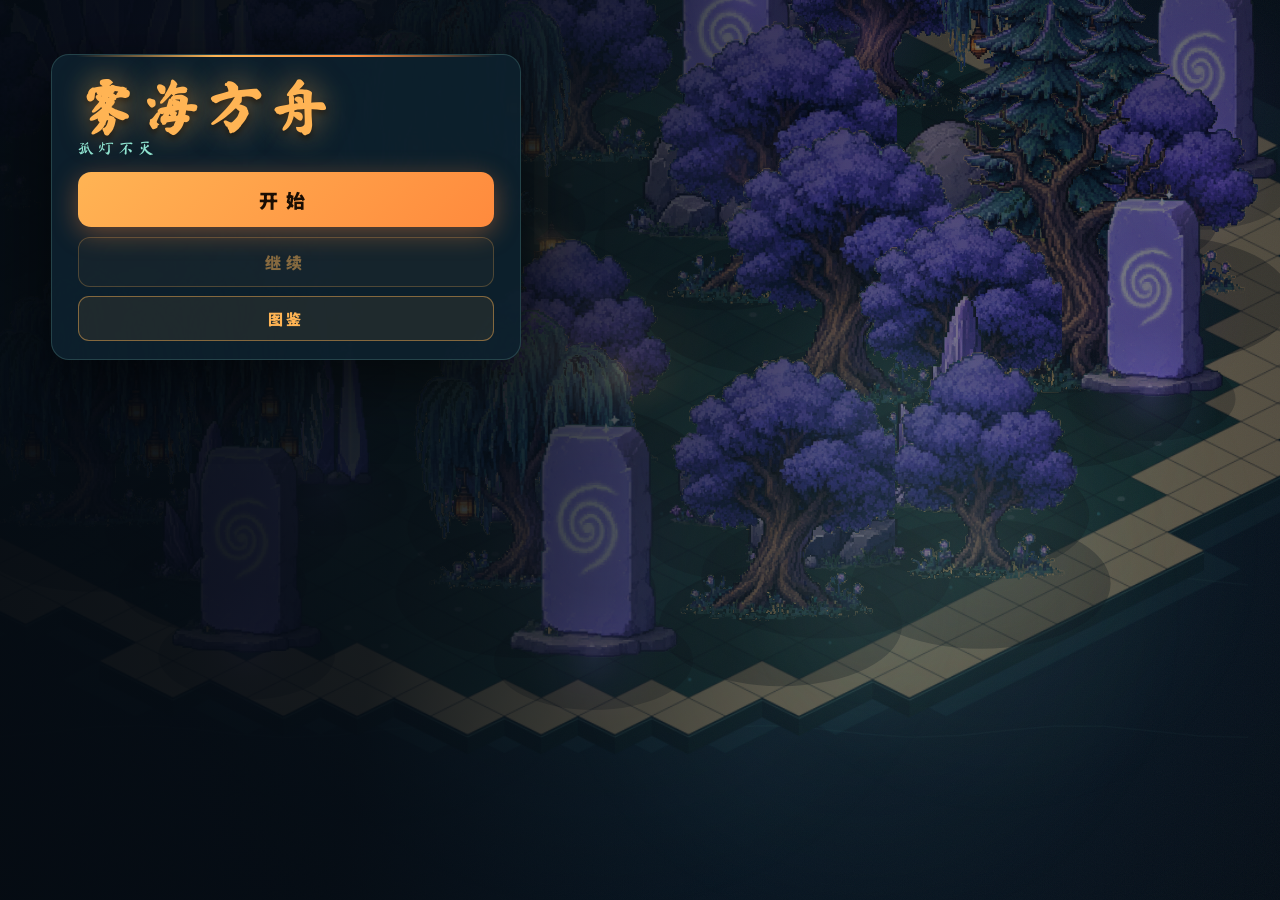
<file: fogsea-ark-0.1.1/index.html>
<!DOCTYPE html>
<html lang="zh-CN">
<head>
<meta charset="UTF-8">
<meta name="viewport" content="width=device-width, initial-scale=1.0, maximum-scale=1.0, user-scalable=no">
<title>雾海方舟</title>
<link rel="preconnect" href="https://fonts.googleapis.com">
<link href="https://fonts.googleapis.com/css2?family=Ma+Shan+Zheng&family=Noto+Sans+SC:wght@400;500;700;900&display=swap" rel="stylesheet">
  <link rel="stylesheet" href="css/style.css">
</head>
<body>
<canvas id="cv"></canvas>
<div id="grain"></div><div id="hurtFx"></div><div id="coreFx"></div>

<div id="hud" class="hidden">
  <div id="topLeft" class="panel">
    <span id="logoMini">雾海方舟</span>
    <span id="phaseChip"><svg viewBox="0 0 24 24" fill="none" stroke="currentColor" stroke-width="2"><circle cx="12" cy="12" r="4"/><path d="M12 2v3M12 19v3M2 12h3M19 12h3M4.9 4.9l2.1 2.1M17 17l2.1 2.1M19.1 4.9L17 7M7 17l-2.1 2.1"/></svg><em id="phaseName" style="font-style:normal">白昼</em></span>
    <span id="dayLabel">第 1 日</span>
    <span id="nightLabel">夜 0/–</span>
    <span id="phaseBarWrap"><span id="phaseBar"></span></span>
  </div>
  <div id="topRight">
    <button class="iconBtn" id="btnNight" aria-label="提前入夜" title="提前入夜 (N)"><svg viewBox="0 0 24 24" fill="none" stroke="currentColor" stroke-width="2"><path d="M20 14A8.5 8.5 0 019.5 3.5 8.5 8.5 0 1020 14z"/></svg></button>
    <button class="iconBtn" id="btnSpeed" aria-label="速度">1×</button>
    <button class="iconBtn" id="btnMute" aria-label="音效"></button>
    <button class="iconBtn" id="btnPause" aria-label="暂停"><svg viewBox="0 0 24 24" fill="currentColor"><rect x="6" y="4" width="4" height="16" rx="1"/><rect x="14" y="4" width="4" height="16" rx="1"/></svg></button>
  </div>
  <div id="banner"><h2></h2><p></p></div>
  <div id="toasts"></div>

  <div id="playerPanel" class="panel">
    <div id="ppTop">
      <div id="lvlBadge"><b id="lvlNum">1</b><i>等级</i></div>
      <div style="min-width:0">
        <div id="ppName">守灯人</div>
        <div id="ppStacks"></div>
      </div>
    </div>
    <div class="bar" id="hpBar"><span></span><label><em style="font-style:normal">生命</em><em style="font-style:normal" id="hpTxt">100/100</em></label></div>
    <div class="bar" id="enBar"><span></span><label><em style="font-style:normal" id="enLabel">雾能</em><em style="font-style:normal" id="enTxt">100</em></label></div>
    <div class="bar" id="shieldBar" style="display:none"><span></span><label><em style="font-style:normal">护盾</em><em style="font-style:normal" id="shieldTxt">0</em></label></div>
    <div class="bar" id="xpBar"><span></span></div>
    <div id="cdRow">
      <div class="cdPip" id="dashPip"><span class="fill"></span><svg viewBox="0 0 24 24" fill="none" stroke="currentColor" stroke-width="2"><path d="M13 3L4 14h6l-1 7 9-11h-6l1-7z"/></svg><em>冲刺 <span class="kb kb-hint">空格</span></em></div>
      <div class="cdPip" id="novaPip"><span class="fill"></span><svg viewBox="0 0 24 24" fill="none" stroke="currentColor" stroke-width="2"><circle cx="12" cy="12" r="3"/><circle cx="12" cy="12" r="8" opacity=".5"/></svg><em>雾爆 <span class="kb kb-hint">Q</span></em></div>
    </div>
  </div>

  <div id="handArea">
    <div id="handMeta">
      <div id="resRow"></div>
      <span class="pileChip draw"><svg viewBox="0 0 24 24" fill="none" stroke="currentColor" stroke-width="2"><rect x="4" y="3" width="12" height="16" rx="2"/><path d="M8 7h12v14H8"/></svg>牌库 <b id="drawN">0</b></span>
      <span class="pileChip disc"><svg viewBox="0 0 24 24" fill="none" stroke="currentColor" stroke-width="2"><path d="M4 7h16M9 7V4h6v3M6 7l1 13h10l1-13"/></svg>弃牌 <b id="discN">0</b></span>
      <span class="pileChip limit">手牌 <b id="handN">0/5</b></span>
      <span class="pileChip rec">回收 <b id="recN">0%</b></span>
      <button id="repairBtn"><svg width="13" height="13" viewBox="0 0 24 24" fill="none" stroke="currentColor" stroke-width="2"><path d="M14.7 6.3a4 4 0 00-5.4 5.4L3 18l3 3 6.3-6.3a4 4 0 005.4-5.4l-2.7 2.7-3-3 2.7-2.7z"/></svg>修复 <span class="kb kb-hint">F</span></button>
    </div>
    <div id="handRow"></div>
  </div>

  <div id="rightBottom">
    <div id="coreWrap" class="panel">
      <div class="cwTop"><span>⬢ 方舟核心</span><span id="coreTxt">600/600</span></div>
      <div class="bar" id="coreBar"><span></span></div>
    </div>
    <div id="mmWrap" class="panel"><canvas id="mm" width="132" height="132"></canvas></div>
  </div>
</div>

<div id="dragCard"></div>

<div id="touchUI">
  <div id="stick"><div id="knob"></div></div>
  <button class="tBtn" id="btnDash"><svg viewBox="0 0 24 24" fill="none" stroke="currentColor" stroke-width="2"><path d="M13 3L4 14h6l-1 7 9-11h-6l1-7z"/></svg>冲刺</button>
  <button class="tBtn" id="btnNova"><svg viewBox="0 0 24 24" fill="none" stroke="currentColor" stroke-width="2"><circle cx="12" cy="12" r="3"/><circle cx="12" cy="12" r="8" opacity=".5"/></svg>雾爆</button>
</div>

<div class="overlay show" id="menu">
  <div class="scrim"></div>
  <div id="menuPanel" data-view="title">
    <section class="menuView" data-view="title">
      <div class="menuHead">
        <h1 id="gameTitle">雾海方舟</h1>
        <div id="gameSub">孤灯不灭</div>
      </div>
      <div class="menuFoot">
        <button id="startBtn">开始</button>
        <button id="btnContinue">继续</button>
        <button class="mBtn book" id="btnCodexMenu">图鉴</button>
      </div>
    </section>
    <section class="menuView" data-view="prep">
      <div class="prepHead"><h2>出航准备</h2></div>
      <div class="menuScroll">
        <div class="secT">雾潮强度</div>
        <div id="diffRow"></div>
        <p class="prepNote">第 2 日黎明可转职「法师」：生命上限降低，以法力施法，手牌上限提高。</p>
        <div class="secT">文明传承</div>
        <div id="emberRow">
          <span id="emberCount"><svg viewBox="0 0 24 24" fill="currentColor"><path d="M12 2c1 4-4 6-4 11a4 4 0 008 0c0-2-1-3-1-5 2 1 4 3 4 6a7 7 0 01-14 0C5 8 11 6 12 2z"/></svg><span id="emberNum">0</span> 火种</span>
          <span id="bestChip"></span>
        </div>
        <div id="blessList"></div>
        <div class="secT">操作</div>
        <div id="ctrlGrid">
          <div><span class="kb">WASD</span>移动</div>
          <div><span class="kb">自动</span>挥刃 / 采集</div>
          <div><span class="kb">点选 / 拖拽</span>卡牌落地</div>
          <div><span class="kb">空格</span>冲刺<span class="kb">N</span>入夜</div>
          <div><span class="kb">Q</span>雾爆<span class="kb">F</span>修复</div>
          <div><span class="kb">K</span>随时存档<span class="kb">S</span>暂停存档</div>
        </div>
      </div>
      <div class="prepFoot">
        <button id="launchBtn">启航</button>
        <button class="mBtn" id="btnPrepBack">返回</button>
      </div>
    </section>
    <section class="menuView" data-view="load">
      <div class="prepHead"><h2>存档</h2></div>
      <div class="menuScroll"><div id="menuSlotList"></div></div>
      <div class="prepFoot"><button class="mBtn" id="btnLoadBack">返回</button></div>
    </section>
  </div>
</div>

<div class="overlay" id="dawnOv" role="dialog" aria-modal="true">
  <div class="scrim"></div>
  <div class="dawnBox">
    <div class="dawnStep" id="dawnStep">1 / 2</div>
    <div class="dawnTitle" id="dawnTitle">黎明</div>
    <div class="dawnSub" id="dawnSub"></div>
    <div class="pickRow" id="dawnRow"></div>
    <button class="skipBtn" id="dawnSkip">跳过</button>
  </div>
</div>

<div class="overlay" id="removeOv" role="dialog" aria-modal="true">
  <div class="scrim"></div>
  <div id="removeBox">
    <div class="rmHead">
      <h2 id="rmTitle">拆解</h2>
      <p id="rmSub"></p>
    </div>
    <div id="rmList"></div>
    <div class="rmFoot"><button class="skipBtn" id="rmCancel" style="margin:0">取消</button></div>
  </div>
</div>

<div class="overlay" id="swapOv" role="dialog" aria-modal="true">
  <div class="scrim"></div>
  <div id="removeBox">
    <div class="rmHead">
      <h2 id="swapTitle">手牌已满</h2>
      <p id="swapSub"></p>
    </div>
    <div id="swapList"></div>
    <div class="rmFoot"><button class="skipBtn" id="swapSkip" style="margin:0">跳过</button></div>
  </div>
</div>

<div class="overlay" id="pauseOv" role="dialog" aria-modal="true">
  <div class="scrim"></div>
  <div class="modalBox">
    <h2>雾海静止</h2>
    <div class="msub"></div>
    <button class="mBtn primary" id="btnResume">继续</button>
    <button class="mBtn book" id="btnSave">存档</button>
    <button class="mBtn book" id="btnCodexPause">图鉴</button>
    <button class="mBtn" id="btnRestart">重新开始</button>
    <button class="mBtn" id="btnToTitle">返回标题</button>
  </div>
</div>

<div class="overlay" id="endOv" role="dialog" aria-modal="true">
  <div class="scrim"></div>
  <div class="modalBox">
    <h2 id="endTitle"></h2>
    <div class="msub" id="endSub"></div>
    <div id="statsGrid"></div>
    <div id="emberGainRow">
      <svg viewBox="0 0 24 24" fill="#ff8a3d"><path d="M12 2c1 4-4 6-4 11a4 4 0 008 0c0-2-1-3-1-5 2 1 4 3 4 6a7 7 0 01-14 0C5 8 11 6 12 2z"/></svg>
      <span>火种</span><span id="emberGain">+0</span><span id="emberTotal"></span>
    </div>
    <button class="mBtn primary" id="btnAgain">再次远航</button>
    <button class="mBtn book" id="btnEndless">继续守护</button>
    <button class="mBtn" id="btnTitle2">返回标题</button>
  </div>
</div>

<div class="overlay" id="slotOv" role="dialog" aria-modal="true" aria-label="存档位">
  <div class="scrim"></div>
  <div class="modalBox slotBox">
    <h2 id="slotTitle">存档位</h2>
    <div id="slotList"></div>
    <button class="mBtn" id="slotDelete">删除存档</button>
    <button class="mBtn" id="slotBack">返回</button>
  </div>
</div>

<div class="overlay" id="codexOv" role="dialog" aria-modal="true" aria-label="雾海图鉴">
  <div class="scrim"></div>
  <div id="codexPanel">
    <div class="cxHead">
      <h2>雾海图鉴</h2>
      <div class="cxHeadMeta"><span id="cxCount">— 条</span><span class="cxProg"><i id="cxProgFill"></i></span></div>
      <button id="cxClose" aria-label="关闭"><svg viewBox="0 0 24 24" fill="none" stroke="currentColor" stroke-width="2.2" stroke-linecap="round"><path d="M6 6l12 12M18 6L6 18"/></svg></button>
    </div>
    <div class="cxTools">
      <label class="cxSearchWrap">
        <svg viewBox="0 0 24 24" fill="none" stroke="currentColor" stroke-width="2"><circle cx="11" cy="11" r="7"/><path d="M20 20l-4-4"/></svg>
        <input id="cxSearch" type="search" placeholder="搜索名称 / 效果…" autocomplete="off">
      </label>
      <div id="cxCats"></div>
    </div>
    <div class="cxBody">
      <div id="cxList"></div>
      <div id="cxDetail">
        <div class="cxDTop">
          <div class="cxVis"><canvas id="cxPreview"></canvas><div id="cxIcon"></div></div>
          <div class="cxDHead"><div id="cxName">—</div><div id="cxTags"></div><p id="cxDesc"></p></div>
        </div>
        <div id="cxStats"></div>
        <div class="cxRelT">相关条目</div>
        <div id="cxRel"></div>
      </div>
    </div>
    <div class="cxFoot"><span id="cxFootL">雾海方舟 · 记录册</span><span class="kb-hint">↑ ↓ 切换 · Esc 关闭</span></div>
  </div>
</div>

<script src="js/00-core.js"></script>
<script src="js/01-audio.js"></script>
<script src="js/02-world.js"></script>
<script src="js/03-data.js"></script>
<script src="js/04-state.js"></script>
<script src="js/05-input.js"></script>
<script src="js/06-hand.js"></script>
<script src="js/07-combat.js"></script>
<script src="js/07b-spells.js"></script>
<script src="js/08-progress.js"></script>
<script src="js/09-render.js"></script>
<script src="js/10-ui.js"></script>
<script src="js/11-main.js"></script>
</body>
</html>
</file>
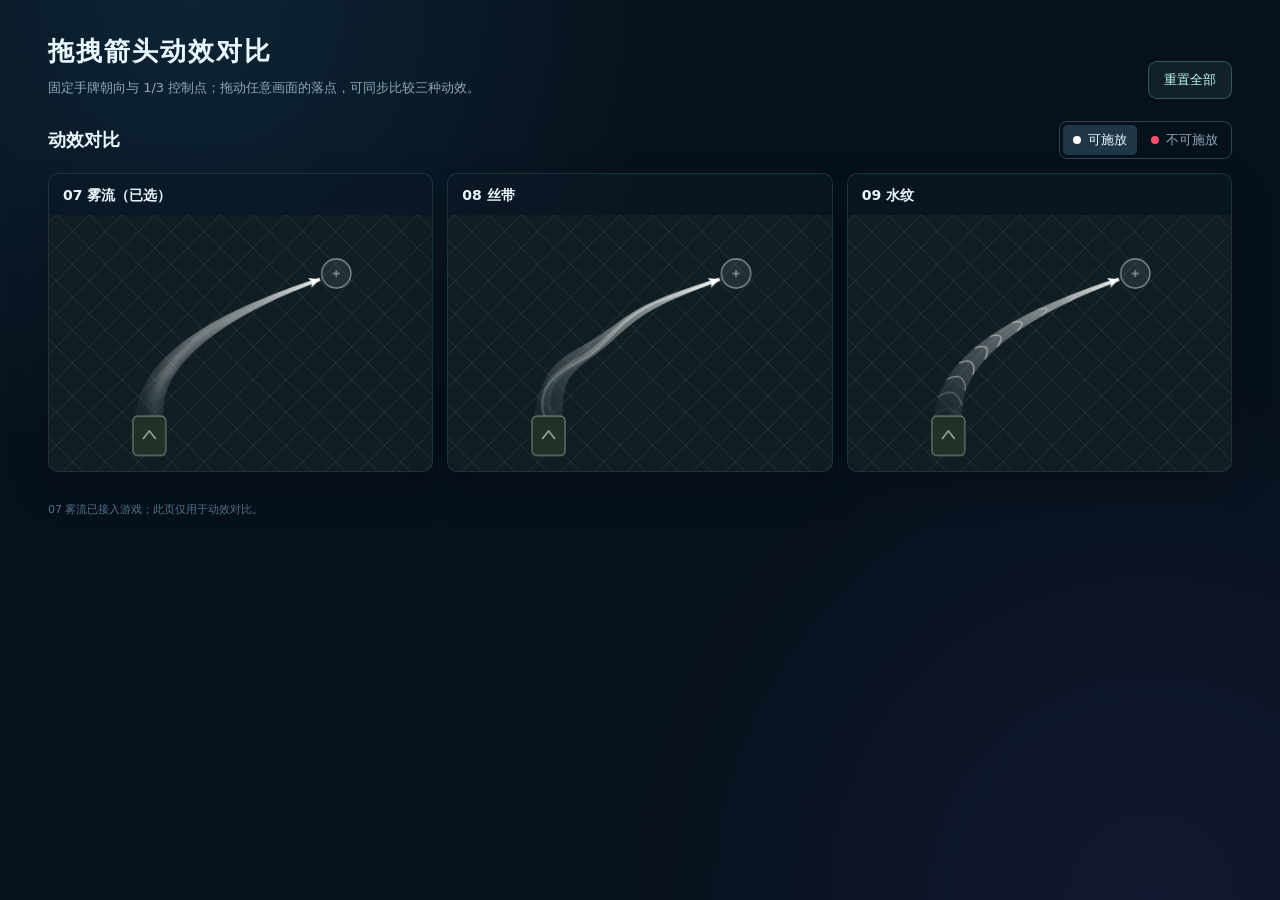
<file: fogsea-ark-0.1.1/drag-arrow-test.html>
<!DOCTYPE html>
<html lang="zh-CN">
<head>
<meta charset="UTF-8">
<meta name="viewport" content="width=device-width,initial-scale=1">
<title>拖拽箭头动效对比</title>
<style>
  *{box-sizing:border-box}
  body{margin:0;min-height:100vh;background:#07111c;color:#eaf7ff;font-family:Inter,"Noto Sans SC",system-ui,sans-serif;
    background-image:radial-gradient(circle at 15% 0%,rgba(46,134,181,.16),transparent 34%),radial-gradient(circle at 90% 100%,rgba(92,76,190,.13),transparent 36%)}
  header{max-width:1240px;margin:auto;padding:34px 28px 22px;display:flex;align-items:flex-end;justify-content:space-between;gap:20px}
  h1{margin:0;font-size:26px;letter-spacing:2px}
  header p{margin:8px 0 0;color:#8da9b8;font-size:13px;line-height:1.7}
  button{border:1px solid rgba(143,227,208,.28);background:rgba(143,227,208,.08);color:#bff7ea;border-radius:9px;padding:9px 15px;cursor:pointer}
  button:hover{background:rgba(143,227,208,.15)}
  footer{max-width:1240px;margin:auto;padding:0 28px 30px;color:#557486;font-size:11px}
  .compare{max-width:1240px;margin:0 auto 30px;padding:0 28px}
  .compareBar{display:flex;align-items:center;justify-content:space-between;gap:12px;flex-wrap:wrap;margin-bottom:14px}
  h2{margin:0;font-size:18px}
  .status{display:flex;gap:4px;padding:3px;border:1px solid #2b4652;border-radius:8px}
  .status button{display:flex;align-items:center;gap:7px;border:0;border-radius:5px;background:none;color:#8da9b8;padding:6px 10px}
  .status button::before{content:'';width:8px;height:8px;border-radius:50%;background:var(--swatch)}
  .status button[aria-pressed="true"]{background:#203747;color:#eaf7ff}
  .compareGrid{display:grid;grid-template-columns:repeat(3,minmax(0,1fr));gap:14px}
  .compareGrid article{position:relative;overflow:hidden;border:1px solid rgba(143,227,208,.14);border-radius:10px;background:rgba(10,25,37,.78);
    box-shadow:0 16px 40px rgba(0,0,0,.18)}
  .compareGrid .info{padding:13px 14px 10px}
  .compareGrid h3{margin:0;font-size:14px}
  .compareGrid canvas{display:block;width:100%;height:auto;aspect-ratio:3/2;touch-action:none;cursor:crosshair}
  .compareGrid canvas:active{cursor:grabbing}
  .compareGrid canvas:focus-visible,.status button:focus-visible{outline:2px solid #bff7ea;outline-offset:-3px}
  @media(max-width:820px){header{align-items:flex-start;flex-direction:column}.compareGrid{grid-template-columns:1fr}}
</style>
</head>
<body>
<header>
  <div><h1>拖拽箭头动效对比</h1><p>固定手牌朝向与 1/3 控制点；拖动任意画面的落点，可同步比较三种动效。</p></div>
  <button id="reset" type="button">重置全部</button>
</header>
<section class="compare" aria-labelledby="compareTitle">
  <div class="compareBar">
    <h2 id="compareTitle">动效对比</h2>
    <div class="status" role="group" aria-label="落点状态">
      <button type="button" data-state="valid" aria-pressed="true" style="--swatch:#ffffff">可施放</button>
      <button type="button" data-state="invalid" aria-pressed="false" style="--swatch:#ff4d6d">不可施放</button>
    </div>
  </div>
  <div class="compareGrid">
    <article><div class="info"><h3>07 雾流（已选）</h3></div><canvas data-motion="mist" tabindex="0" aria-label="雾流箭头，拖动落点，或用方向键移动"></canvas></article>
    <article><div class="info"><h3>08 丝带</h3></div><canvas data-motion="silk" tabindex="0" aria-label="丝带箭头，拖动落点，或用方向键移动"></canvas></article>
    <article><div class="info"><h3>09 水纹</h3></div><canvas data-motion="water" tabindex="0" aria-label="水纹箭头，拖动落点，或用方向键移动"></canvas></article>
  </div>
</section>
<footer>07 雾流已接入游戏；此页仅用于动效对比。</footer>
<script>
const boards=[...document.querySelectorAll('canvas[data-motion]')].map(canvas=>({canvas,ctx:canvas.getContext('2d'),motion:canvas.dataset.motion}));
const start={x:110,y:222},home={x:315,y:64},target={...home};
const reducedMotion=matchMedia('(prefers-reduced-motion: reduce)');
const palettes={valid:[255,255,255],invalid:[255,77,109]};
let state='valid',drag=null,impulse=0;
const bound=(value,min,max)=>Math.max(min,Math.min(max,value));

function moveTarget(x,y){
  const nextX=bound(x,28,392),nextY=bound(y,26,194);
  impulse=bound(impulse+(nextX-target.x)*.16,-6,6);
  target.x=nextX;target.y=nextY;
}

function arrowSamples(motion,time){
  const reach=Math.hypot(target.x-start.x,target.y-start.y);
  const control={x:start.x,y:start.y-reach/3};
  const angle=Math.atan2(target.y-control.y,target.x-control.x),gap=Math.min(19,reach*.5);
  const end={x:target.x-Math.cos(angle)*gap,y:target.y-Math.sin(angle)*gap};
  return Array.from({length:49},(_,i)=>{
    const t=i/48,u=1-t;
    const dx=u*(control.x-start.x)+t*(end.x-control.x),dy=u*(control.y-start.y)+t*(end.y-control.y);
    const length=Math.hypot(dx,dy)||1,nx=-dy/length,ny=dx/length;
    const sway=motion==='silk'?Math.sin(Math.PI*t)**2*(Math.sin(t*9-time*3.1)*5+impulse):0;
    return {t,x:u*u*start.x+2*u*t*control.x+t*t*end.x+nx*sway,
      y:u*u*start.y+2*u*t*control.y+t*t*end.y+ny*sway,nx,ny,w:1.9+14*u**1.3};
  });
}

function drawBand(ctx,points,edge){
  ctx.beginPath();
  for(let side=1;side>=-1;side-=2){
    for(let i=0;i<points.length;i++){
      const p=points[side===1?i:points.length-1-i],offset=edge(p,side);
      const x=p.x+p.nx*offset,y=p.y+p.ny*offset;
      if(side===1&&i===0)ctx.moveTo(x,y);else ctx.lineTo(x,y);
    }
  }
  ctx.closePath();
}

function drawBoard({canvas,ctx,motion},time){
  const scale=Math.min(devicePixelRatio||1,2),width=Math.round(420*scale),height=Math.round(280*scale);
  if(canvas.width!==width||canvas.height!==height){canvas.width=width;canvas.height=height;}
  ctx.setTransform(canvas.width/420,0,0,canvas.height/280,0,0);
  ctx.fillStyle='#101e23';ctx.fillRect(0,0,420,280);
  ctx.strokeStyle='#26383b';ctx.lineWidth=1;ctx.beginPath();
  for(let x=-280;x<700;x+=36){ctx.moveTo(x,0);ctx.lineTo(x+280,280);ctx.moveTo(x,0);ctx.lineTo(x-280,280);}
  ctx.stroke();

  const [r,g,b]=palettes[state];
  const ink=(alpha,light=0)=>`rgba(${Math.round(r+(255-r)*light)},${Math.round(g+(255-g)*light)},${Math.round(b+(255-b)*light)},${alpha})`;
  const points=arrowSamples(motion,time),tip=points[points.length-1];
  const gradient=ctx.createLinearGradient(start.x,start.y,tip.x,tip.y);
  gradient.addColorStop(0,ink(.045));gradient.addColorStop(.32,ink(.23));gradient.addColorStop(.72,ink(.52));gradient.addColorStop(1,ink(.94));
  ctx.fillStyle=gradient;
  drawBand(ctx,points,(p,side)=>side*p.w);ctx.fill();

  ctx.save();ctx.clip();
  if(motion==='mist'){
    for(let layer=0;layer<3;layer++){
      const fog=ctx.createLinearGradient(start.x,start.y,tip.x,tip.y);
      for(let i=0;i<=24;i++){
        const t=i/24,wave=.5+.5*Math.sin(t*23-time*3+layer*2.1);
        fog.addColorStop(t,ink((.015+.24*wave*wave)*Math.min(1,t*5)*(1-t*.60),.44));
      }
      ctx.fillStyle=fog;ctx.filter='blur(2px)';
      drawBand(ctx,points,(p,side)=>p.w*(Math.sin(p.t*11-time*2+layer*2)*.32+side*.43));ctx.fill();
    }
  }else if(motion==='silk'){
    const sheen=ctx.createLinearGradient(start.x,start.y,tip.x,tip.y);
    sheen.addColorStop(0,ink(.04,.35));sheen.addColorStop(.55,ink(.33,.40));sheen.addColorStop(1,ink(.36,.26));
    ctx.fillStyle=sheen;
    drawBand(ctx,points,(p,side)=>p.w*(.40*Math.sin(p.t*11-time*3.1)+side*.36));ctx.fill();
    ctx.fillStyle=ink(.17,.46);
    drawBand(ctx,points,(p,side)=>p.w*(.63*Math.sin(p.t*9-time*3.1+.65)+side*.10));ctx.fill();
  }else{
    ctx.filter='blur(.65px)';ctx.lineCap='round';
    for(let i=0;i<10;i++){
      const t=(i/10+time*.32)%1,p=points[Math.round(t*48)];
      const dx=p.ny,dy=-p.nx,w=p.w;
      ctx.beginPath();ctx.moveTo(p.x-p.nx*w-dx*6,p.y-p.ny*w-dy*6);
      ctx.quadraticCurveTo(p.x+dx*12,p.y+dy*12,p.x+p.nx*w-dx*6,p.y+p.ny*w-dy*6);
      ctx.lineWidth=1.5;ctx.strokeStyle=ink(.52*Math.sin(Math.PI*t),.48);ctx.stroke();
    }
  }
  ctx.restore();

  const dx=tip.ny,dy=-tip.nx,bx=tip.x-dx*12,by=tip.y-dy*12;
  ctx.fillStyle=ink(.97,.18);ctx.beginPath();ctx.moveTo(tip.x,tip.y);
  ctx.lineTo(bx+tip.nx*5.5,by+tip.ny*5.5);ctx.lineTo(bx+dx*3,by+dy*3);
  ctx.lineTo(bx-tip.nx*5.5,by-tip.ny*5.5);ctx.closePath();ctx.fill();
  ctx.fillStyle=ink(.08);ctx.strokeStyle=ink(.52);ctx.lineWidth=1.35;
  ctx.beginPath();ctx.arc(target.x,target.y,16,0,Math.PI*2);ctx.fill();ctx.stroke();
  ctx.beginPath();ctx.moveTo(target.x-4,target.y);ctx.lineTo(target.x+4,target.y);
  ctx.moveTo(target.x,target.y-4);ctx.lineTo(target.x,target.y+4);ctx.stroke();
  ctx.fillStyle='#203126';ctx.strokeStyle='#697e6d';
  ctx.beginPath();ctx.roundRect(start.x-18,start.y-2,36,43,5);ctx.fill();ctx.stroke();
  ctx.strokeStyle=ink(.7);ctx.beginPath();ctx.moveTo(start.x-7,start.y+23);ctx.lineTo(start.x,start.y+14);
  ctx.lineTo(start.x+7,start.y+23);ctx.stroke();
}

for(const {canvas} of boards){
  const move=e=>{const r=canvas.getBoundingClientRect();moveTarget((e.clientX-r.left)*420/r.width,(e.clientY-r.top)*280/r.height);};
  canvas.addEventListener('pointerdown',e=>{
    if(e.button!==0||drag)return;
    drag={canvas,id:e.pointerId};canvas.setPointerCapture(e.pointerId);move(e);
  });
  canvas.addEventListener('pointermove',e=>{if(drag?.canvas===canvas&&drag.id===e.pointerId)move(e);});
  canvas.addEventListener('lostpointercapture',e=>{if(drag?.canvas===canvas&&drag.id===e.pointerId)drag=null;});
  canvas.addEventListener('keydown',e=>{
    const shift={ArrowLeft:[-8,0],ArrowRight:[8,0],ArrowUp:[0,-8],ArrowDown:[0,8]}[e.key];
    if(!shift)return;e.preventDefault();moveTarget(target.x+shift[0],target.y+shift[1]);
  });
}
const statusButtons=[...document.querySelectorAll('.status button')];
for(const button of statusButtons)button.addEventListener('click',()=>{
  state=button.dataset.state;
  for(const item of statusButtons)item.setAttribute('aria-pressed',String(item.dataset.state===state));
});
function renderComparison(ms){
  impulse*=.91;
  for(const board of boards)drawBoard(board,reducedMotion.matches?0:ms/1000);
  requestAnimationFrame(renderComparison);
}
requestAnimationFrame(renderComparison);

document.querySelector('#reset').addEventListener('click',()=>{
  Object.assign(target,home);impulse=0;
  statusButtons[0].click();
});
</script>
</body>
</html>
</file>
<file: fogsea-ark-0.1.1/css/style.css>
:root{
  --ink:#07131c; --deep:#0c2231; --sea:#0e2c3c;
  --panel:rgba(9,22,32,.86); --panel2:rgba(13,32,45,.94);
  --line:rgba(143,227,208,.18); --line2:rgba(143,227,208,.34);
  --mist:#8fe3d0; --cyan:#57e6ff; --amber:#ffb454; --ember:#ff8a3d;
  --violet:#a06bff; --danger:#ff4d6d; --leaf:#6fe08a; --warn:#ffd166;
  --text:#eef7f2; --dim:#9db8b4; --dim2:#6f8a87;
  --wood:#e0b070; --stone:#b9c4c9; --crys:#57e6ff;
  --disp:'Ma Shan Zheng','Noto Serif SC',serif;
  --body:'Noto Sans SC',system-ui,sans-serif;
  --cw:128px; --ch:179.2px;
}
*{margin:0;padding:0;box-sizing:border-box;-webkit-tap-highlight-color:transparent}
html,body{height:100%;overflow:hidden;background:var(--ink);font-family:var(--body);color:var(--text)}
button{font-family:var(--body);cursor:pointer;border:none;background:none;color:inherit}
input{font-family:var(--body)}
button:focus-visible,input:focus-visible{outline:2px solid var(--amber);outline-offset:2px}
::-webkit-scrollbar{width:10px;height:10px}
::-webkit-scrollbar-track{background:rgba(143,227,208,.05);border-radius:8px}
::-webkit-scrollbar-thumb{background:linear-gradient(180deg,var(--amber),var(--ember));border-radius:8px;border:2px solid rgba(7,19,28,.6)}
::-webkit-scrollbar-thumb:hover{background:linear-gradient(180deg,#ffc878,var(--amber))}
*{scrollbar-width:thin;scrollbar-color:var(--ember) rgba(143,227,208,.06)}

#cv{position:fixed;inset:0;width:100%;height:100%;display:block;touch-action:none}
#grain{position:fixed;inset:0;pointer-events:none;opacity:.05;z-index:3;
  background-image:url("data:image/svg+xml,%3Csvg xmlns='http://www.w3.org/2000/svg' width='140' height='140'%3E%3Cfilter id='n'%3E%3CfeTurbulence type='fractalNoise' baseFrequency='0.9' numOctaves='2'/%3E%3C/filter%3E%3Crect width='140' height='140' filter='url(%23n)' opacity='0.9'/%3E%3C/svg%3E")}
#hurtFx{position:fixed;inset:0;pointer-events:none;z-index:4;opacity:0;transition:opacity .12s;
  background:radial-gradient(ellipse at center,transparent 46%,rgba(255,77,109,.45) 100%)}
#coreFx{position:fixed;inset:0;pointer-events:none;z-index:4;opacity:0;
  background:radial-gradient(ellipse at center,transparent 55%,rgba(255,138,61,.35) 100%)}

#hud{position:fixed;inset:0;z-index:10;pointer-events:none;font-size:14px}
#hud.hidden{display:none}
.panel{background:var(--panel);border:1px solid var(--line);border-radius:12px;
  backdrop-filter:blur(8px);-webkit-backdrop-filter:blur(8px);position:relative}
.panel::before{content:'';position:absolute;top:-1px;left:14px;width:34px;height:2px;
  background:linear-gradient(90deg,var(--amber),transparent);border-radius:2px}

#topLeft{position:absolute;top:14px;left:14px;display:flex;align-items:center;gap:10px;padding:9px 14px}
#logoMini{font-family:var(--disp);font-size:21px;color:var(--amber);text-shadow:0 0 14px rgba(255,180,84,.5);letter-spacing:2px}
#phaseChip{display:flex;align-items:center;gap:7px;padding:4px 11px;border-radius:20px;font-weight:700;font-size:13px;
  background:rgba(255,180,84,.12);border:1px solid rgba(255,180,84,.35);color:var(--amber);transition:all .5s}
#phaseChip.night{background:rgba(160,107,255,.14);border-color:rgba(160,107,255,.45);color:#c9a8ff}
#phaseChip svg{width:15px;height:15px}
#dayLabel{font-weight:900;font-size:15px}
#nightLabel{color:var(--dim);font-size:12px;font-weight:700}
#phaseBarWrap{width:110px;height:6px;border-radius:4px;background:rgba(143,227,208,.12);overflow:hidden}
#phaseBar{display:block;height:100%;width:100%;border-radius:4px;transform-origin:left;
  background:linear-gradient(90deg,var(--amber),var(--ember));transition:background .5s}
#phaseBar.night{background:linear-gradient(90deg,var(--violet),var(--danger))}

#topRight{position:absolute;top:14px;right:14px;display:flex;gap:8px;pointer-events:auto}
.iconBtn{width:42px;height:42px;border-radius:11px;display:flex;align-items:center;justify-content:center;
  background:var(--panel);border:1px solid var(--line);color:var(--mist);transition:all .15s}
.iconBtn:hover{border-color:var(--amber);color:var(--amber);transform:translateY(-2px);box-shadow:0 4px 16px rgba(255,180,84,.25)}
.iconBtn svg{width:19px;height:19px}
.iconBtn.warnState{color:var(--danger);border-color:rgba(255,77,109,.5)}
#btnSpeed{font-weight:900;font-size:13px}

#banner{position:absolute;top:74px;left:50%;transform:translateX(-50%);text-align:center;opacity:0;pointer-events:none;width:max-content;max-width:92vw}
#banner.show{animation:bannerIn 2.6s ease forwards}
#banner h2{font-family:var(--disp);font-size:clamp(28px,5vw,44px);letter-spacing:6px;color:var(--amber);
  text-shadow:0 0 24px rgba(255,180,84,.6),0 2px 4px rgba(0,0,0,.7)}
#banner.night h2{color:#c9a8ff;text-shadow:0 0 24px rgba(160,107,255,.7),0 2px 4px rgba(0,0,0,.7)}
#banner.danger h2{color:var(--danger);text-shadow:0 0 24px rgba(255,77,109,.7),0 2px 4px rgba(0,0,0,.7)}
#banner p{color:var(--dim);font-size:13px;margin-top:2px;text-shadow:0 1px 3px #000}
#banner p:empty{display:none}
@keyframes bannerIn{0%{opacity:0;transform:translateX(-50%) translateY(-14px) scale(.94)}
  12%{opacity:1;transform:translateX(-50%) translateY(0) scale(1)}78%{opacity:1}100%{opacity:0;transform:translateX(-50%) translateY(6px)}}
#toasts{position:absolute;top:14px;left:50%;transform:translateX(-50%);display:flex;flex-direction:column;gap:6px;align-items:center;margin-top:50px}
.toast{background:var(--panel2);border:1px solid var(--line);border-left:3px solid var(--cyan);
  padding:7px 16px;border-radius:9px;font-size:13px;animation:toastIn 2.6s ease forwards;
  box-shadow:0 4px 18px rgba(0,0,0,.4);white-space:nowrap;max-width:88vw;overflow:hidden;text-overflow:ellipsis}
.toast.warn{border-left-color:var(--warn)} .toast.bad{border-left-color:var(--danger)} .toast.good{border-left-color:var(--leaf)}
@keyframes toastIn{0%{opacity:0;transform:translateY(-8px)}10%{opacity:1;transform:translateY(0)}78%{opacity:1}100%{opacity:0}}

#playerPanel{position:absolute;left:14px;bottom:14px;padding:11px 13px;width:224px;pointer-events:auto}
#ppTop{display:flex;align-items:center;gap:10px;margin-bottom:7px}
#lvlBadge{width:38px;height:38px;border-radius:50%;flex:none;display:flex;flex-direction:column;align-items:center;justify-content:center;
  background:radial-gradient(circle at 35% 30%,rgba(160,107,255,.4),rgba(160,107,255,.1));border:1.5px solid var(--violet);
  box-shadow:0 0 14px rgba(160,107,255,.35)}
#lvlBadge b{font-size:15px;line-height:1;color:#d9c4ff}
#lvlBadge i{font-style:normal;font-size:8px;color:var(--dim);letter-spacing:1px}
#ppName{font-weight:900;font-size:13.5px;display:flex;align-items:center;gap:6px}
#ppStacks{font-size:10.5px;color:var(--amber);min-height:14px;overflow:hidden;text-overflow:ellipsis;white-space:nowrap;max-width:150px}
.bar{position:relative;height:12px;border-radius:7px;background:rgba(7,15,22,.8);border:1px solid rgba(143,227,208,.14);overflow:hidden;margin-top:5px}
.bar>span{position:absolute;inset:1px;border-radius:6px;transform-origin:left;transition:transform .12s linear}
.bar label{position:absolute;inset:0;display:flex;align-items:center;justify-content:space-between;padding:0 8px;
  font-size:9.5px;font-weight:700;color:rgba(255,255,255,.92);text-shadow:0 1px 2px rgba(0,0,0,.8)}
#hpBar>span{background:linear-gradient(90deg,var(--ember),var(--amber))}
#hpBar.low>span{background:linear-gradient(90deg,var(--danger),var(--ember));animation:lowPulse .7s infinite alternate}
@keyframes lowPulse{to{filter:brightness(1.5)}}
#enBar>span{background:linear-gradient(90deg,#2fb9d8,var(--cyan))}
#enBar.mage>span{background:linear-gradient(90deg,#5f6bff,#57e6ff)}
#shieldBar{height:8px}
#shieldBar>span{background:linear-gradient(90deg,#6fe08a,#8fe3d0)}
#xpBar{height:8px}
#xpBar>span{background:linear-gradient(90deg,#7a4fe0,var(--violet))}
#cdRow{display:flex;gap:7px;margin-top:8px}
.cdPip{flex:1;display:flex;align-items:center;gap:6px;background:rgba(7,15,22,.7);border:1px solid var(--line);
  border-radius:8px;padding:4px 7px;font-size:10.5px;font-weight:700;position:relative;overflow:hidden}
.cdPip .fill{position:absolute;inset:0;background:rgba(87,230,255,.16);transform-origin:left}
.cdPip svg{width:14px;height:14px;flex:none;position:relative}
.cdPip em{font-style:normal;position:relative;color:var(--dim)}
.cdPip.ready{border-color:rgba(87,230,255,.5);color:var(--cyan)}
.cdPip.ready em{color:var(--cyan)}
.kb{display:inline-block;min-width:16px;padding:1px 4px;border-radius:4px;background:rgba(143,227,208,.12);
  border:1px solid var(--line2);font-size:10px;font-weight:700;color:var(--mist);text-align:center}

/* ---------- 手牌区 ---------- */
#handArea{position:absolute;left:50%;bottom:12px;transform:translateX(-50%);
  width:min(760px,calc(100vw - 470px));display:flex;flex-direction:column;align-items:center;gap:6px;pointer-events:none}
#resRow{display:flex;gap:5px;pointer-events:auto;padding-right:7px;border-right:1px solid var(--line)}
.resChip{display:flex;align-items:center;gap:5px;padding:3px 8px;border-radius:15px;background:var(--panel);
  border:1px solid var(--line);font-weight:900;font-size:12.5px}
.resChip svg{width:13px;height:13px}
.resChip.bump{animation:bump .3s ease}
@keyframes bump{40%{transform:scale(1.18)}}
#handMeta{display:flex;width:100%;gap:6px;align-items:center;pointer-events:auto;flex-wrap:wrap;justify-content:center}
.pileChip{display:flex;align-items:center;gap:5px;padding:3px 8px;border-radius:14px;font-size:11px;font-weight:700;
  background:rgba(7,15,22,.72);border:1px solid var(--line);color:var(--dim)}
.pileChip b{color:var(--text);font-size:12.5px}
.pileChip svg{width:12px;height:12px}
.pileChip.draw{color:var(--mist)} .pileChip.disc{color:var(--dim2)}
.pileChip.limit{color:var(--amber);border-color:rgba(255,180,84,.4)}
.pileChip.limit.over{color:#fff;border-color:var(--cyan);background:rgba(87,230,255,.16);box-shadow:0 0 12px rgba(87,230,255,.3)}
.pileChip.limit.over b{color:var(--cyan)}
.pileChip.rec{color:var(--leaf);border-color:rgba(111,224,138,.35)}
#repairBtn{display:none;align-items:center;gap:6px;padding:4px 13px;border-radius:14px;font-weight:900;font-size:11.5px;
  background:linear-gradient(135deg,rgba(255,180,84,.2),rgba(255,138,61,.2));border:1px solid var(--amber);color:var(--amber);
  animation:repairGlow 1.2s infinite alternate;pointer-events:auto}
#repairBtn.show{display:flex}
@keyframes repairGlow{to{box-shadow:0 0 16px rgba(255,180,84,.5)}}
#handRow{position:relative;width:100%;height:calc(var(--ch) + 12px);margin-top:22px;pointer-events:none}
.hcard{position:absolute;bottom:0;width:var(--cw);height:var(--ch);border-radius:10px;pointer-events:auto;
  background:linear-gradient(168deg,rgba(17,40,55,.97),rgba(8,20,29,.97));
  border:1.5px solid var(--line2);padding:7px 8px 6px;display:flex;flex-direction:column;align-items:stretch;
  transform:translateY(var(--ty,0px)) rotate(var(--rot,0deg));transform-origin:bottom center;
  transition:transform .16s cubic-bezier(.2,.8,.2,1),box-shadow .16s,border-color .16s,opacity .16s;
  z-index:var(--z,1);overflow:hidden;text-align:left;box-shadow:0 6px 18px rgba(0,0,0,.5)}
.hcard::after{content:'';position:absolute;inset:0;pointer-events:none;
  background:linear-gradient(160deg,rgba(255,255,255,.07),transparent 42%)}
.hcard:hover{transform:translateY(-26px) rotate(0deg) scale(1.09);z-index:60;box-shadow:0 16px 34px rgba(0,0,0,.6)}
.hcard.sel{transform:translateY(-30px) rotate(0deg) scale(1.1);z-index:70;
  border-color:#fff;box-shadow:0 0 26px rgba(255,255,255,.45),0 16px 34px rgba(0,0,0,.6)}
.hcard.drag{opacity:.28}
.hcard.off{filter:grayscale(.65) brightness(.62)}
.hcard.noNight{filter:grayscale(.8) brightness(.5)}
.hcMain{display:flex;flex:1;align-items:center;gap:5px;min-width:0}
.hcCost{display:flex;gap:2px;align-items:center;justify-content:flex-end;min-height:18px;white-space:nowrap}
.hcCost b{display:flex;align-items:center;gap:2px;font-size:12px;font-weight:900;padding:1px 3px;border-radius:7px;
  background:rgba(7,15,22,.8);border:1px solid var(--line)}
.hcCost b svg{width:12px;height:12px;flex:none}
.hcCost b.no{color:var(--danger);border-color:rgba(255,77,109,.55)}
.hcCost b.mana{background:rgba(95,107,255,.16);border-color:rgba(120,150,255,.5)}
.hcCost b.free{color:var(--leaf);border-color:rgba(111,224,138,.4)}
.hcArt{width:34px;height:34px;border-radius:8px;display:grid;place-items:center;flex:none;
  border:1px solid currentColor;background:rgba(255,255,255,.05)}
.hcArt svg{width:22px;height:22px}
.hcName{flex:1;min-width:0;font-size:14px;font-weight:900;color:var(--text);line-height:1.2;white-space:nowrap}
.hcDesc{display:-webkit-box;-webkit-line-clamp:2;-webkit-box-orient:vertical;flex:none;overflow:hidden;
  font-size:12px;color:var(--dim);line-height:1.4;margin-top:6px}
.hcHot{position:absolute;top:3px;left:3px;min-width:14px;padding:1px 3px;border-radius:4px;text-align:center;
  font-size:10px;font-weight:900;line-height:1.2;color:var(--dim2);background:rgba(7,15,22,.82);border:1px solid var(--line)}
#dragCard{position:fixed;z-index:45;width:var(--cw);height:var(--ch);pointer-events:none;display:none;
  transform:translate(-50%,-50%) rotate(-5deg) scale(.92);opacity:.95;filter:drop-shadow(0 12px 24px rgba(0,0,0,.7))}
#dragCard *{pointer-events:none}
#dragCard.build{width:122px;height:122px;transform:translate(-50%,-62%);opacity:1;filter:drop-shadow(0 10px 22px rgba(0,0,0,.85))}
#dragBuildCv{display:block;width:122px;height:122px}

#rightBottom{position:absolute;right:14px;bottom:14px;display:flex;flex-direction:column;gap:8px;align-items:flex-end;pointer-events:auto}
#coreWrap{padding:9px 12px;width:168px}
#coreWrap .cwTop{display:flex;justify-content:space-between;align-items:center;font-size:11px;font-weight:900;color:var(--amber);margin-bottom:5px}
#coreBar{height:10px;margin-top:0}
#coreBar>span{background:linear-gradient(90deg,var(--amber),var(--ember))}
#coreWrap.crit{animation:coreCrit .6s infinite alternate}
@keyframes coreCrit{to{border-color:var(--danger);box-shadow:0 0 18px rgba(255,77,109,.5)}}
#mmWrap{padding:6px;border-radius:12px}
#mm{display:block;width:124px;height:124px;border-radius:8px}

.overlay{position:fixed;inset:0;z-index:20;display:flex;align-items:center;justify-content:center;opacity:0;pointer-events:none;visibility:hidden;transition:opacity .3s,visibility 0s .3s}
.overlay.show{opacity:1;pointer-events:auto;visibility:visible;transition:opacity .3s}
.scrim{position:absolute;inset:0;background:rgba(4,9,15,.74);backdrop-filter:blur(4px);-webkit-backdrop-filter:blur(4px)}

#menu{justify-content:flex-start;align-items:flex-start}
#menu .scrim{background:linear-gradient(100deg,rgba(5,11,18,.94) 0%,rgba(5,11,18,.86) 34%,rgba(5,11,18,.35) 62%,rgba(5,11,18,.1) 100%);backdrop-filter:none}
#menuPanel{position:relative;width:min(470px,94vw);max-height:94vh;height:0;margin:6vh 0 0 4vw;
  overflow:hidden;transition:height .3s cubic-bezier(.2,.8,.2,1);
  background:var(--panel2);border:1px solid var(--line);border-radius:18px;box-shadow:0 20px 70px rgba(0,0,0,.6)}
#menuPanel::before{content:'';position:absolute;top:0;left:24px;right:24px;height:2px;background:linear-gradient(90deg,transparent,var(--amber),var(--ember),transparent);z-index:2}
.menuView{position:absolute;top:0;left:0;right:0;bottom:0;display:flex;flex-direction:column;padding:22px 26px 18px;
  opacity:0;transform:translateX(100%);pointer-events:none;visibility:hidden;
  transition:opacity .3s ease,transform .3s cubic-bezier(.2,.8,.2,1),visibility 0s .3s}
#menuPanel[data-view="title"] .menuView[data-view="title"],
#menuPanel[data-view="prep"] .menuView[data-view="prep"],
#menuPanel[data-view="load"] .menuView[data-view="load"]{opacity:1;transform:translateX(0);pointer-events:auto;visibility:visible;transition:opacity .3s ease,transform .3s cubic-bezier(.2,.8,.2,1)}
#menuPanel[data-view="prep"] .menuView[data-view="title"],
#menuPanel[data-view="load"] .menuView[data-view="title"]{transform:translateX(-100%)}
#menuPanel[data-view="title"] .menuView[data-view="prep"],
#menuPanel[data-view="title"] .menuView[data-view="load"]{transform:translateX(100%)}
#menuSlotList{display:flex;flex-direction:column;gap:9px}
/* 仅主菜单「继续」页：悬浮遮罩覆盖卡片，不占布局高度；#slotOv 弹窗不命中 */
#menuSlotList .slotCard{position:relative;overflow:hidden;cursor:pointer}
#menuSlotList .slotCard.open{border-color:var(--line2)}
#menuSlotList .slotActions{position:absolute;inset:0;z-index:2;display:flex;align-items:center;justify-content:center;gap:10px;padding:12px;background:rgba(6,18,26,.93);backdrop-filter:blur(5px);-webkit-backdrop-filter:blur(5px);animation:slotOpsIn .16s ease-out}
@keyframes slotOpsIn{from{opacity:0}to{opacity:1}}
#menuSlotList .slotAct{flex:1;padding:9px 6px;border-radius:9px;border:1px solid var(--line2);background:rgba(143,227,208,.08);color:var(--mist);font-weight:900;font-size:13px;letter-spacing:2px;transition:all .15s}
#menuSlotList .slotAct.load:hover{border-color:var(--amber);color:var(--amber);box-shadow:0 0 14px rgba(255,180,84,.25)}
#menuSlotList .slotAct.del:hover{border-color:var(--danger);color:var(--danger)}
#menuSlotList .slotAct.del.arm{border-color:var(--danger);color:var(--danger);background:rgba(255,77,109,.14);box-shadow:0 0 16px rgba(255,77,109,.25)}
.menuHead,.prepHead{flex:none}
.menuScroll{flex:1 1 auto;min-height:0;overflow:hidden;margin:0 -6px;padding:0 6px;
  scrollbar-width:thin;scrollbar-color:var(--ember) rgba(143,227,208,.06)}
.menuView.needs-scroll .menuScroll{overflow-y:auto}
.menuScroll::-webkit-scrollbar{width:6px}
.menuScroll::-webkit-scrollbar-thumb{background:linear-gradient(180deg,var(--amber),var(--ember));border-radius:8px}
.menuFoot,.prepFoot{flex:none;display:flex;flex-direction:column}
#gameTitle{font-family:var(--disp);font-size:clamp(42px,7vw,58px);line-height:1.05;color:var(--amber);letter-spacing:6px;
  text-shadow:0 0 30px rgba(255,180,84,.55),0 3px 6px rgba(0,0,0,.8)}
#gameSub{font-family:var(--disp);font-size:16px;color:var(--mist);letter-spacing:4px;margin-top:2px}
.prepHead h2{font-family:var(--disp);font-size:30px;letter-spacing:5px;color:var(--amber);margin:0}
.secT{font-size:12px;font-weight:900;letter-spacing:3px;color:var(--dim);margin:15px 0 8px;display:flex;align-items:center;gap:8px}
.secT::after{content:'';flex:1;height:1px;background:linear-gradient(90deg,var(--line),transparent)}
.prepNote{font-size:11px;line-height:1.6;color:var(--dim);margin:6px 2px 0}
#diffRow{display:flex;gap:8px}
.diffBtn{flex:1;padding:8px 4px;border-radius:10px;border:1px solid var(--line);background:rgba(7,15,22,.6);
  font-weight:900;font-size:13px;color:var(--dim);transition:all .15s;display:flex;flex-direction:column;gap:2px;align-items:center}
.diffBtn small{font-size:10px;font-weight:500;color:var(--dim2)}
.diffBtn:hover{border-color:var(--line2);color:var(--text)}
.diffBtn.sel{border-color:var(--amber);color:var(--amber);background:rgba(255,180,84,.1);box-shadow:0 0 14px rgba(255,180,84,.2)}
.diffBtn.sel small{color:var(--amber)}
#emberRow{display:flex;align-items:center;justify-content:space-between;margin-bottom:8px}
#emberCount{display:flex;align-items:center;gap:7px;font-weight:900;font-size:16px;color:var(--ember)}
#emberCount svg{width:18px;height:18px;filter:drop-shadow(0 0 6px rgba(255,138,61,.7))}
#bestChip{font-size:11px;color:var(--dim)}
.blessRow{display:flex;align-items:center;gap:10px;padding:7px 10px;border-radius:10px;background:rgba(7,15,22,.55);border:1px solid var(--line);margin-bottom:6px}
.blessRow svg{width:21px;height:21px;flex:none}
.blessInfo{flex:1;min-width:0}
.blessInfo b{font-size:13px;display:block}
.blessInfo span{font-size:10.5px;color:var(--dim)}
.pips{display:flex;gap:3px;margin-top:3px}
.pip{width:14px;height:4px;border-radius:2px;background:rgba(143,227,208,.15)}
.pip.on{background:linear-gradient(90deg,var(--amber),var(--ember));box-shadow:0 0 5px rgba(255,180,84,.6)}
.buyBtn{padding:6px 12px;border-radius:8px;font-weight:900;font-size:12px;flex:none;
  background:linear-gradient(135deg,rgba(255,180,84,.18),rgba(255,138,61,.18));border:1px solid rgba(255,180,84,.5);color:var(--amber);transition:all .15s}
.buyBtn:hover:not(:disabled){background:linear-gradient(135deg,var(--amber),var(--ember));color:#1a0e04;box-shadow:0 0 14px rgba(255,180,84,.5)}
.buyBtn:disabled{opacity:.35;cursor:not-allowed}
#ctrlGrid{display:grid;grid-template-columns:1fr 1fr;gap:5px 12px;font-size:12px;color:var(--dim)}
#ctrlGrid div{display:flex;align-items:center;gap:7px;flex-wrap:nowrap;white-space:nowrap}
#ctrlGrid div .kb+.kb{margin-left:-3px}
#startBtn,#launchBtn{width:100%;margin-top:16px;padding:14px;border-radius:13px;font-size:19px;font-weight:900;letter-spacing:8px;color:#1a0e04;
  background:linear-gradient(135deg,var(--amber),var(--ember));box-shadow:0 6px 26px rgba(255,138,61,.4);transition:all .15s;position:relative;overflow:hidden}
#startBtn:hover,#launchBtn:hover{transform:translateY(-2px);box-shadow:0 10px 34px rgba(255,138,61,.6)}
#btnContinue{width:100%;margin-top:10px;padding:12px;border-radius:12px;font-size:16px;font-weight:900;letter-spacing:5px;
  color:var(--amber);background:rgba(255,180,84,.08);border:1px solid rgba(255,180,84,.5);transition:all .15s}
#btnContinue:hover{transform:translateY(-1px);border-color:var(--amber);background:rgba(255,180,84,.16);box-shadow:0 0 18px rgba(255,180,84,.22)}
#btnContinue.noSave{opacity:.5}
#startBtn::after,#launchBtn::after{content:'';position:absolute;top:0;left:-80%;width:50%;height:100%;transform:skewX(-25deg);
  background:linear-gradient(90deg,transparent,rgba(255,255,255,.45),transparent);animation:shine 2.8s infinite}
@keyframes shine{0%,60%{left:-80%}100%{left:130%}}

/* 黎明 / 拆解 */
#dawnOv .scrim,#removeOv .scrim{background:rgba(4,9,15,.82)}
.dawnBox{position:relative;text-align:center;padding:18px;max-width:96vw;max-height:92vh;overflow-y:auto}
.dawnStep{font-size:11px;font-weight:900;letter-spacing:4px;color:var(--dim2);margin-bottom:4px}
.dawnTitle{font-family:var(--disp);font-size:clamp(28px,4.4vw,40px);letter-spacing:5px;color:var(--amber);
  text-shadow:0 0 26px rgba(255,180,84,.6)}
.dawnTitle.vio{color:#d9c4ff;text-shadow:0 0 26px rgba(160,107,255,.7)}
.dawnSub{color:var(--dim);font-size:12.5px;margin:4px 0 16px}
.pickRow{display:flex;gap:14px;justify-content:center;flex-wrap:wrap}
.pcard{width:174px;height:236px;border-radius:14px;padding:14px 12px;position:relative;overflow:hidden;
  background:linear-gradient(168deg,rgba(18,42,58,.97),rgba(8,20,29,.97));border:1.5px solid var(--line2);
  display:flex;flex-direction:column;align-items:center;transition:all .18s;color:var(--text)}
.pcard:hover{transform:translateY(-9px) scale(1.04);box-shadow:0 16px 40px rgba(0,0,0,.6)}
.pcard::after{content:'';position:absolute;top:0;left:-90%;width:55%;height:100%;transform:skewX(-25deg);
  background:linear-gradient(90deg,transparent,rgba(255,255,255,.14),transparent);transition:left .5s}
.pcard:hover::after{left:145%}
.pcard .pcArt{width:60px;height:60px;border-radius:14px;display:grid;place-items:center;margin:6px 0 9px;
  border:1px solid currentColor;background:rgba(255,255,255,.05)}
.pcard .pcArt svg{width:34px;height:34px}
.pcard b{font-size:16px;letter-spacing:1px}
.pcard .pcKind{font-size:9.5px;font-weight:900;letter-spacing:3px;margin:3px 0 7px}
.pcard p{font-size:11.5px;color:var(--dim);line-height:1.6;flex:1}
.pcard .pcCost{display:flex;gap:5px;justify-content:center;flex-wrap:wrap;margin-top:6px}
.pcard .pcCost b{font-size:10.5px;padding:2px 7px;border-radius:9px;background:rgba(7,15,22,.8);border:1px solid var(--line)}
.pcard .pcHk{position:absolute;top:8px;left:9px}
.pcard .pcOwn{position:absolute;top:8px;right:9px;font-size:9.5px;color:var(--leaf);font-weight:900}
.skipBtn{margin-top:16px;padding:9px 26px;border-radius:11px;font-size:13px;font-weight:900;letter-spacing:2px;
  border:1px solid var(--line2);color:var(--dim);background:rgba(143,227,208,.05);transition:.15s}
.skipBtn:hover{color:var(--danger);border-color:var(--danger)}
#removeBox{width:min(720px,94vw);max-height:88vh;display:flex;flex-direction:column;
  background:var(--panel2);border:1px solid var(--line2);border-radius:18px;overflow:hidden;position:relative}
.rmHead{padding:15px 20px;border-bottom:1px solid var(--line);text-align:center}
.rmHead h2{font-family:var(--disp);font-size:28px;letter-spacing:4px;color:var(--leaf)}
.rmHead p{font-size:12px;color:var(--dim);margin-top:3px}
#rmList,#swapList{flex:1;overflow-y:auto;padding:14px;display:grid;grid-template-columns:repeat(auto-fill,minmax(158px,1fr));gap:9px}
#swapList .rmItem:hover{border-color:var(--cyan);box-shadow:0 8px 20px rgba(87,230,255,.2)}
#swapList .rmItem .rf{color:var(--cyan)}
.rmItem{display:flex;gap:9px;align-items:center;padding:9px 10px;border-radius:11px;text-align:left;
  background:rgba(7,15,22,.62);border:1px solid var(--line);transition:.15s}
.rmItem:hover{border-color:var(--danger);transform:translateY(-2px);box-shadow:0 8px 20px rgba(255,77,109,.2)}
.rmItem .ri{width:30px;height:30px;border-radius:8px;display:grid;place-items:center;flex:none;border:1px solid currentColor}
.rmItem .ri svg{width:17px;height:17px}
.rmItem .rt{min-width:0;flex:1}
.rmItem b{font-size:12.5px;display:block}
.rmItem span{font-size:10px;color:var(--dim2)}
.rmItem .rf{font-size:10.5px;font-weight:900;color:var(--leaf);flex:none;text-align:right;line-height:1.35}
.rmFoot{padding:11px 20px;border-top:1px solid var(--line);display:flex;justify-content:center}

.modalBox{position:relative;width:min(400px,92vw);padding:28px 32px;background:var(--panel2);border:1px solid var(--line);border-radius:18px;text-align:center;box-shadow:0 20px 70px rgba(0,0,0,.6)}
.modalBox h2{font-family:var(--disp);font-size:36px;letter-spacing:6px;color:var(--mist);text-shadow:0 0 20px rgba(143,227,208,.5)}
.modalBox .msub{color:var(--dim);font-size:13px;margin:4px 0 14px}
.modalBox .msub:empty{display:none}
.mBtn{display:flex;align-items:center;justify-content:center;gap:9px;width:100%;padding:11px;margin-top:9px;border-radius:11px;font-weight:900;font-size:15px;letter-spacing:3px;
  border:1px solid var(--line2);color:var(--mist);background:rgba(143,227,208,.06);transition:all .15s}
.mBtn svg{width:17px;height:17px}
.mBtn:hover{border-color:var(--cyan);color:var(--cyan);box-shadow:0 0 16px rgba(87,230,255,.25);transform:translateY(-1px)}
.mBtn.primary{background:linear-gradient(135deg,var(--amber),var(--ember));color:#1a0e04;border:none}
.mBtn.primary:hover{box-shadow:0 6px 22px rgba(255,138,61,.5);color:#1a0e04}
.mBtn.book{border-color:rgba(255,180,84,.45);color:var(--amber);background:rgba(255,180,84,.08)}
.mBtn.book:hover{border-color:var(--amber);color:var(--amber);box-shadow:0 0 18px rgba(255,180,84,.3)}

/* 存档位选择 */
#slotOv{z-index:30}
#slotOv .scrim{background:rgba(4,9,15,.82)}
#slotOv .slotBox{width:min(460px,94vw);padding:22px 24px;max-height:92vh;overflow-y:auto}
#slotOv .slotBox h2{font-size:30px;letter-spacing:5px;margin-bottom:16px}
#slotList{display:flex;flex-direction:column;gap:9px}
.slotCard{display:flex;align-items:center;gap:12px;width:100%;padding:12px 14px;border-radius:12px;text-align:left;
  background:rgba(7,15,22,.66);border:1px solid var(--line);transition:all .15s;color:var(--text)}
.slotCard:hover{border-color:var(--cyan);transform:translateY(-1px);box-shadow:0 8px 20px rgba(87,230,255,.16)}
.slotCard.sel{border-color:var(--amber);background:rgba(255,180,84,.1);box-shadow:0 0 16px rgba(255,180,84,.2)}
.slotCard.active{border-left:3px solid var(--amber)}
.slotCard.empty{opacity:.42}
.slotCard .si{width:34px;height:34px;flex:none;border-radius:9px;display:grid;place-items:center;
  border:1px solid currentColor;color:var(--dim);font-family:var(--disp);font-size:17px}
.slotCard .sb{flex:1;min-width:0}
.slotCard .sb b{display:block;font-size:13px;letter-spacing:1px}
.slotMeta{display:block;font-size:10.5px;color:var(--dim2);margin-top:4px;line-height:1.5}
#slotDelete{margin-top:14px}
#slotDelete:hover{border-color:var(--danger);color:var(--danger);box-shadow:0 0 16px rgba(255,77,109,.2)}
/* 断点切换时立即应用按钮尺寸，让面板测到最终高度。 */
#menuPanel button{transition-property:background,border-color,color,box-shadow,transform,opacity}
#endOv .modalBox{width:min(460px,94vw)}
#endTitle{font-size:clamp(36px,6vw,48px)}
#endTitle.win{color:var(--amber);text-shadow:0 0 30px rgba(255,180,84,.7)}
#endTitle.lose{color:#c9a8ff;text-shadow:0 0 30px rgba(160,107,255,.7)}
#statsGrid{display:grid;grid-template-columns:repeat(3,1fr);gap:8px;margin:14px 0}
.statCell{background:rgba(7,15,22,.6);border:1px solid var(--line);border-radius:10px;padding:8px 4px}
.statCell b{font-size:18px;display:block}
.statCell span{font-size:10.5px;color:var(--dim)}
#emberGainRow{display:flex;align-items:center;justify-content:center;gap:9px;padding:10px;border-radius:11px;margin-bottom:6px;
  background:rgba(255,138,61,.1);border:1px solid rgba(255,138,61,.4);font-weight:900}
#emberGainRow svg{width:20px;height:20px}
#emberGain{font-size:21px;color:var(--ember)}
#emberTotal{font-size:11px;color:var(--dim);font-weight:500}

/* 图鉴 */
#codexOv{z-index:26}
#codexOv .scrim{background:rgba(4,9,15,.84)}
#codexPanel{position:relative;width:min(1040px,96vw);height:min(88vh,780px);display:flex;flex-direction:column;
  background:var(--panel2);border:1px solid var(--line2);border-radius:18px;overflow:hidden;box-shadow:0 26px 90px rgba(0,0,0,.7)}
#codexPanel::before{content:'';position:absolute;top:0;left:26px;right:26px;height:2px;z-index:2;
  background:linear-gradient(90deg,transparent,var(--mist),var(--amber),var(--ember),transparent)}
.cxHead{display:flex;align-items:center;gap:14px;padding:14px 20px 12px;border-bottom:1px solid var(--line);flex:none}
.cxHead h2{font-family:var(--disp);font-size:28px;letter-spacing:5px;color:var(--amber);text-shadow:0 0 22px rgba(255,180,84,.45)}
.cxHeadMeta{display:flex;flex-direction:column;gap:4px;min-width:0}
.cxHeadMeta span{font-size:11px;color:var(--dim)}
.cxProg{width:130px;height:5px;border-radius:3px;background:rgba(143,227,208,.14);overflow:hidden}
.cxProg i{display:block;height:100%;width:0;border-radius:3px;background:linear-gradient(90deg,var(--mist),var(--amber));transition:width .4s}
#cxClose{margin-left:auto;width:38px;height:38px;border-radius:10px;border:1px solid var(--line);display:grid;place-items:center;color:var(--mist);transition:.15s;flex:none}
#cxClose:hover{color:var(--danger);border-color:var(--danger);transform:rotate(90deg)}
#cxClose svg{width:17px;height:17px}
.cxTools{display:flex;align-items:center;gap:10px;padding:10px 20px;border-bottom:1px solid var(--line);flex:none;flex-wrap:wrap}
.cxSearchWrap{display:flex;align-items:center;gap:8px;padding:7px 12px;border-radius:10px;flex:none;width:200px;
  background:rgba(7,15,22,.7);border:1px solid var(--line)}
.cxSearchWrap svg{width:15px;height:15px;color:var(--dim2);flex:none}
#cxSearch{flex:1;min-width:0;background:none;border:none;color:var(--text);font-size:13px;outline:none}
#cxSearch::placeholder{color:var(--dim2)}
.cxSearchWrap:focus-within{border-color:var(--cyan);box-shadow:0 0 14px rgba(87,230,255,.2)}
#cxCats{display:flex;gap:6px;overflow-x:auto;flex:1;padding-bottom:2px;scrollbar-width:none}
#cxCats::-webkit-scrollbar{height:5px}
.cxCat{padding:6px 13px;border-radius:16px;border:1px solid var(--line);font-size:12px;font-weight:700;color:var(--dim);white-space:nowrap;transition:.15s;flex:none}
.cxCat:hover{color:var(--text);border-color:var(--line2)}
.cxCat.on{color:var(--amber);border-color:var(--amber);background:rgba(255,180,84,.12)}
.cxCat i{font-style:normal;font-size:10px;color:var(--dim2);margin-left:4px}
.cxCat.on i{color:var(--amber)}
.cxBody{flex:1;display:grid;grid-template-columns:250px minmax(0,1fr);min-height:0}
#cxList{overflow-y:auto;border-right:1px solid var(--line);padding:9px}
.cxItem{display:flex;gap:10px;align-items:center;width:100%;text-align:left;padding:8px 9px;border-radius:10px;border:1px solid transparent;transition:.14s;margin-bottom:3px}
.cxItem:hover{background:rgba(143,227,208,.07);border-color:var(--line)}
.cxItem.on{border-color:var(--amber);background:rgba(255,180,84,.11)}
.cxItem .ci{width:28px;height:28px;border-radius:8px;display:grid;place-items:center;flex:none;border:1px solid var(--line)}
.cxItem .ci svg{width:16px;height:16px}
.cxItem .ct{min-width:0;flex:1}
.cxItem b{font-size:13px;display:block;white-space:nowrap;overflow:hidden;text-overflow:ellipsis}
.cxItem span{font-size:10px;color:var(--dim2)}
.cxItem .bdg{font-size:10px;font-weight:900;color:var(--leaf);flex:none}
.cxEmpty{padding:26px 12px;text-align:center;color:var(--dim2);font-size:12.5px;line-height:1.9}
#cxDetail{overflow-y:auto;padding:18px 22px 22px}
.cxDTop{display:flex;gap:18px;align-items:flex-start}
.cxVis{width:168px;height:168px;flex:none;border-radius:14px;border:1px solid var(--line);position:relative;overflow:hidden;
  background:radial-gradient(circle at 50% 68%,rgba(18,52,72,.9),rgba(7,19,28,.9))}
#cxPreview{display:block;width:100%;height:100%}
#cxIcon{position:absolute;inset:0;display:grid;place-items:center}
.cxVis::after{content:'';position:absolute;inset:0;pointer-events:none;background:radial-gradient(circle at 50% 50%,transparent 52%,rgba(4,10,16,.55))}
.cxDHead{min-width:0;flex:1}
#cxName{font-family:var(--disp);font-size:31px;letter-spacing:3px;line-height:1.2}
#cxTags{display:flex;gap:6px;flex-wrap:wrap;margin-top:7px}
.cxTag{font-size:10.5px;font-weight:700;padding:3px 10px;border-radius:12px;border:1px solid var(--line2);color:var(--mist)}
#cxDesc{font-size:13.2px;color:var(--dim);line-height:1.85;margin-top:10px}
#cxStats{margin-top:15px;display:grid;grid-template-columns:repeat(auto-fit,minmax(144px,1fr));gap:8px}
.cxStat{background:rgba(7,15,22,.62);border:1px solid var(--line);border-radius:10px;padding:8px 11px}
.cxStat span{font-size:10.5px;color:var(--dim2);display:block}
.cxStat b{font-size:15px}
.cxRelT{font-size:11px;font-weight:900;letter-spacing:3px;color:var(--dim2);margin:16px 0 8px}
#cxRel{display:flex;gap:7px;flex-wrap:wrap}
.cxRelBtn{display:flex;align-items:center;gap:6px;padding:6px 12px;border-radius:16px;font-size:12px;font-weight:700;border:1px solid var(--line);color:var(--mist);transition:.15s}
.cxRelBtn svg{width:14px;height:14px}
.cxRelBtn:hover{border-color:var(--cyan);color:var(--cyan);transform:translateY(-2px)}
.cxFoot{flex:none;padding:9px 20px;border-top:1px solid var(--line);display:flex;justify-content:space-between;gap:10px;font-size:11px;color:var(--dim2)}

#touchUI{position:fixed;inset:0;z-index:12;pointer-events:none;display:none}
body.touch #touchUI{display:block}
body.touch .kb-hint{display:none}
#stick{position:absolute;left:20px;bottom:190px;width:112px;height:112px;border-radius:50%;pointer-events:auto;
  background:rgba(9,22,32,.5);border:1.5px solid var(--line2);touch-action:none}
#knob{position:absolute;left:50%;top:50%;width:50px;height:50px;border-radius:50%;transform:translate(-50%,-50%);
  background:radial-gradient(circle at 35% 30%,rgba(143,227,208,.5),rgba(143,227,208,.15));border:1.5px solid var(--mist)}
.tBtn{position:absolute;pointer-events:auto;border-radius:50%;display:flex;align-items:center;justify-content:center;flex-direction:column;
  font-weight:900;background:rgba(9,22,32,.6);border:1.5px solid var(--line2);font-size:11px;gap:2px;touch-action:none}
.tBtn svg{width:23px;height:23px}
.tBtn:active{transform:scale(.92);background:rgba(143,227,208,.2)}
#btnDash{right:26px;bottom:200px;width:70px;height:70px;border-color:rgba(87,230,255,.5);color:var(--cyan)}
#btnNova{right:106px;bottom:246px;width:66px;height:66px;border-color:rgba(160,107,255,.6);color:#c9a8ff}

/* 视口偏矮：压缩菜单纵向占用，避免面板溢出被裁 */
@media (max-height:880px){
  .menuView{padding:18px 26px 16px}
  #gameTitle{font-size:clamp(34px,5.4vw,44px);letter-spacing:4px}
  #gameSub{font-size:14px;letter-spacing:3px}
  .prepHead h2{font-size:26px;letter-spacing:4px}
  .secT{margin:10px 0 6px}
  .blessRow{padding:5px 10px;margin-bottom:5px}
  .blessInfo span{font-size:10px}
  #startBtn,#launchBtn,#btnContinue{margin-top:12px;padding:11px;font-size:17px;letter-spacing:6px}
  .mBtn{padding:9px;margin-top:7px;font-size:14px}
}
@media (max-height:720px){
  #gameTitle{font-size:clamp(30px,4.6vw,38px)}
  #gameSub{font-size:13px}
  .prepHead h2{font-size:23px;letter-spacing:3px}
  .secT{margin:8px 0 5px}
  .blessRow{padding:4px 9px;margin-bottom:4px}
  .blessInfo b{font-size:12px}
  #ctrlGrid{font-size:11px;gap:3px 10px}
  #startBtn,#launchBtn,#btnContinue{padding:9px;font-size:16px}
  .mBtn{padding:7px;font-size:13px}
}
@media (max-height:640px){
  .menuView{padding:12px 20px 12px}
  #gameTitle{font-size:26px;letter-spacing:3px}
  #gameSub{font-size:12px;letter-spacing:2px}
  .secT{font-size:11px;margin:7px 0 4px}
  .diffBtn{padding:5px 4px;font-size:12px}
  .blessRow{padding:3px 8px;margin-bottom:3px;gap:8px}
  .blessRow svg{width:17px;height:17px}
  .blessInfo b{font-size:11.5px}
  .blessInfo span{font-size:9.5px}
  .pips{margin-top:2px}
  #ctrlGrid{font-size:10.5px;gap:2px 8px}
  #ctrlGrid div{gap:5px}
  .kb{font-size:9px;min-width:14px;padding:0 3px}
  #startBtn,#launchBtn,#btnContinue{padding:7px;font-size:15px;letter-spacing:4px;margin-top:8px}
  .mBtn{padding:6px;font-size:12.5px;margin-top:5px;letter-spacing:2px}
}
@media (max-height:520px){
  .menuView{padding:9px 16px 9px}
  #gameTitle{font-size:21px;letter-spacing:2px}
  #gameSub{font-size:11px}
  .secT{font-size:10px;margin:5px 0 3px;letter-spacing:2px}
  .diffBtn{padding:3px 4px;font-size:11px}
  .diffBtn small{font-size:9px}
  .blessRow{padding:1px 6px;margin-bottom:1px;gap:5px}
  .blessRow svg{width:13px;height:13px}
  .blessInfo b{font-size:10.5px}
  .blessInfo span{font-size:8.5px}
  .pips{display:none}
  #emberRow{margin-bottom:4px}
  #emberCount{font-size:14px}
  #ctrlGrid{font-size:10px;gap:1px 8px}
  .kb{font-size:8.5px;min-width:13px;padding:0 3px}
  #startBtn,#launchBtn,#btnContinue{padding:6px;font-size:14px;letter-spacing:3px;margin-top:6px}
  .mBtn{padding:5px;font-size:11.5px;margin-top:4px}
}
@media (max-height:460px){
  .menuView{padding:6px 12px 6px}
  #gameTitle{font-size:18px;letter-spacing:2px}
  #gameSub{font-size:10px;letter-spacing:1px}
  .prepHead h2{font-size:18px;letter-spacing:2px}
  .secT{font-size:9px;margin:4px 0 2px;letter-spacing:1px}
  .diffBtn{padding:2px 3px;font-size:10px;border-radius:7px}
  .diffBtn small{font-size:8px}
  #emberRow{margin-bottom:3px}
  #emberCount{font-size:12px}
  #emberCount svg{width:14px;height:14px}
  .blessRow{padding:0 5px;margin-bottom:1px;gap:4px;border-radius:6px}
  .blessRow svg{width:12px;height:12px}
  .blessInfo b{font-size:10px}
  .blessInfo span{font-size:8px}
  #ctrlGrid{font-size:9px;gap:0 6px}
  .kb{font-size:8px;min-width:12px;padding:0 2px}
  #startBtn,#launchBtn,#btnContinue{padding:5px;font-size:13px;letter-spacing:2px;margin-top:4px;border-radius:9px}
  .mBtn{padding:4px;font-size:11px;margin-top:3px;border-radius:8px}
}
@media (max-width:900px){
  #menuPanel{margin:6vh 0 0 4vw}
  .menuView{padding-inline:20px}
  #menu{justify-content:flex-start;align-items:flex-start}
  #menu .scrim{background:rgba(5,11,18,.84)}
  #playerPanel{width:172px;padding:8px 10px;top:64px;left:10px;bottom:auto}
  #ppStacks{max-width:110px}
  #rightBottom{top:64px;right:10px;bottom:auto}
  #coreWrap{width:142px}
  #mm{width:92px;height:92px}
  #topLeft{padding:7px 10px;gap:7px}
  #logoMini{display:none}
  #phaseBarWrap{width:56px}
  #handArea{width:calc(100vw - 20px);bottom:8px}
  #toasts{margin-top:42px}
  .pcard{width:140px;height:206px;padding:11px 9px}
  .pcard .pcArt{width:48px;height:48px}
  .pcard .pcArt svg{width:27px;height:27px}
  .pcard b{font-size:14px}
  .pcard p{font-size:10.5px}
  #codexPanel{height:92vh;width:96vw}
  .cxHead{padding:11px 14px}.cxHead h2{font-size:23px}.cxProg{width:88px}
  .cxTools{padding:8px 14px}.cxSearchWrap{width:100%}
  .cxBody{grid-template-columns:1fr;grid-template-rows:minmax(92px,30%) minmax(0,1fr)}
  #cxList{border-right:none;border-bottom:1px solid var(--line)}
  #cxDetail{padding:13px}.cxVis{width:112px;height:112px}
  #cxName{font-size:24px}#cxStats{grid-template-columns:1fr 1fr}
  #rmList,#swapList{grid-template-columns:1fr 1fr;padding:10px}
}
@media (prefers-reduced-motion:reduce){*{animation-duration:.01s !important}}
</file>
